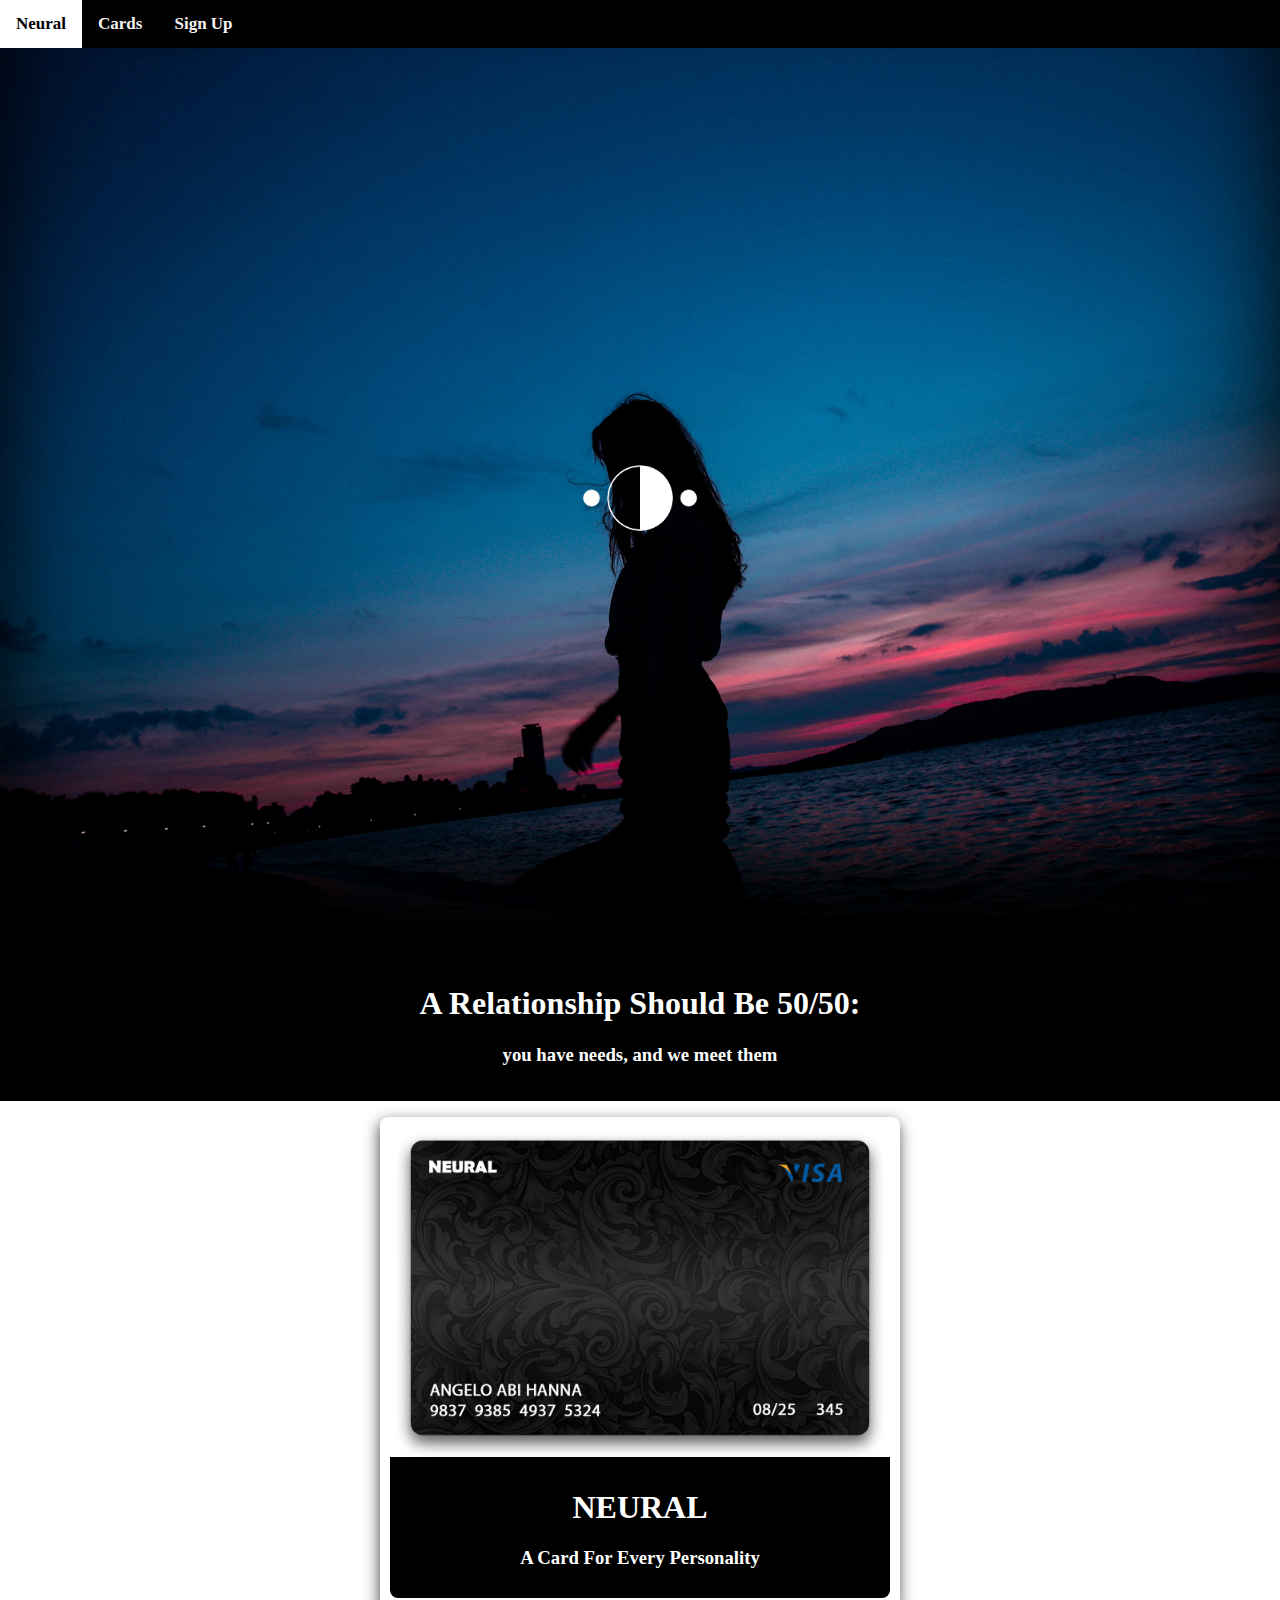
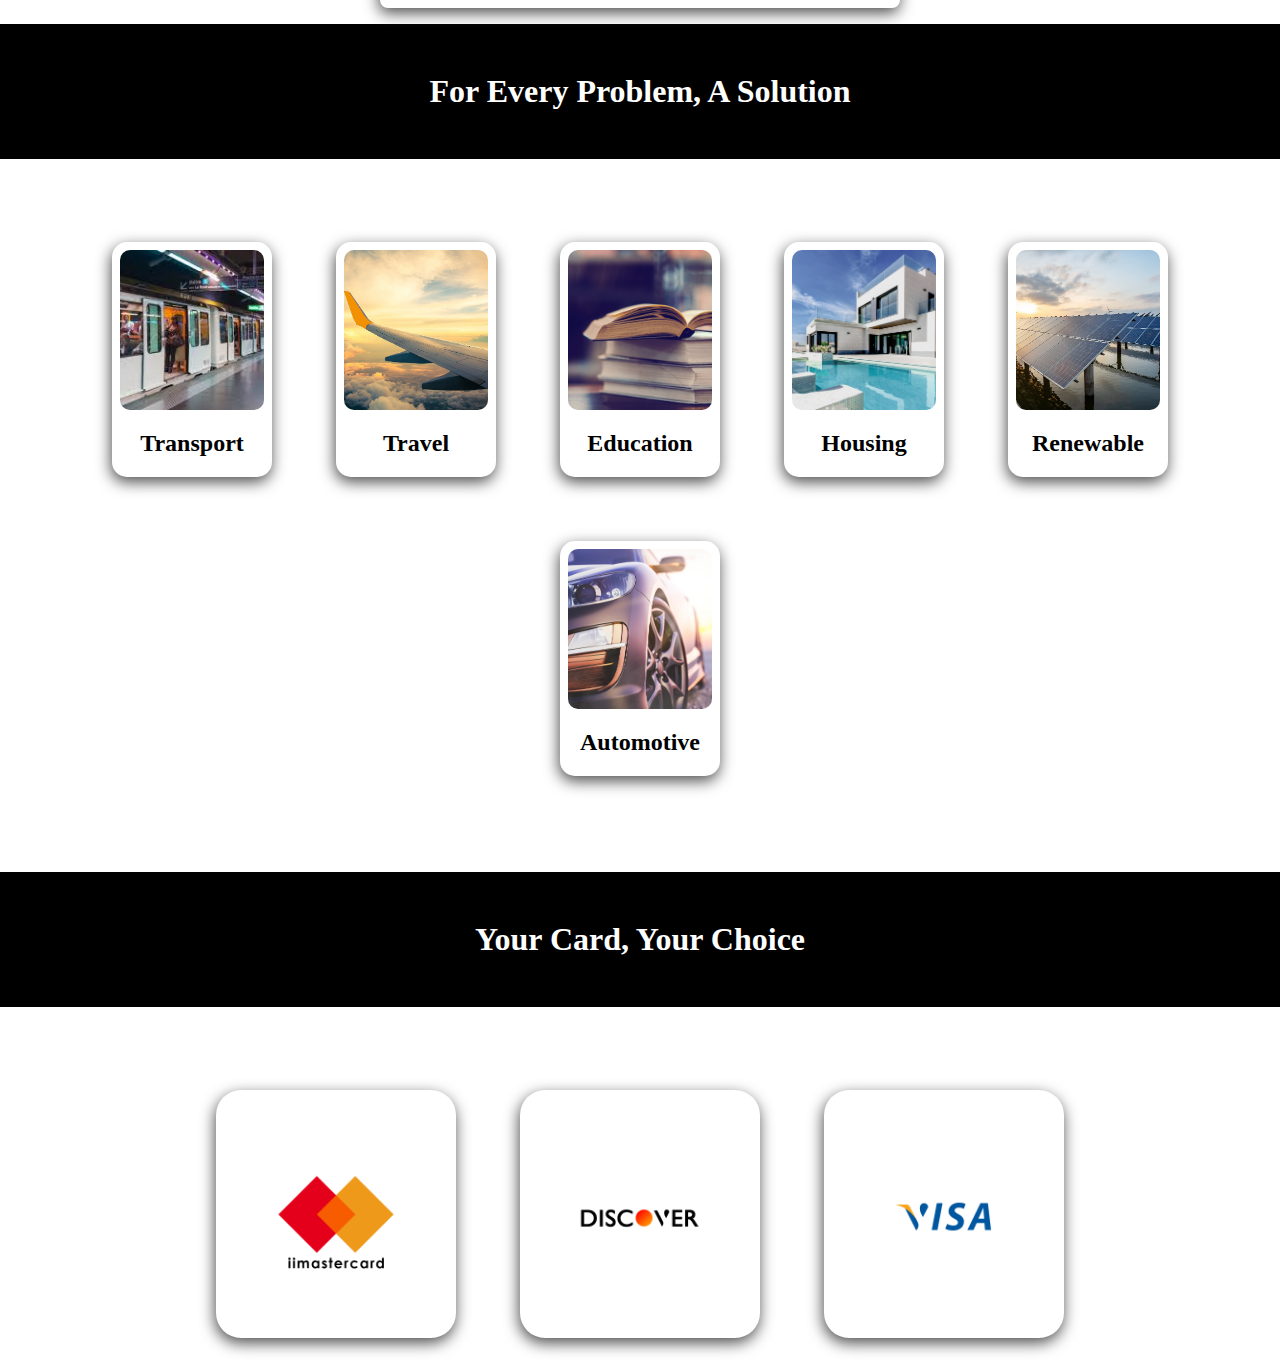
<file: index.html>
<!DOCTYPE html>

<html>
<head>
    <meta charset="UTF-8">
    <meta http-equiv="X-UA-Compatible" content="IE=edge">
    <meta name="viewport" content="width=device-width, initial-scale=1.0">
    <link rel="stylesheet" href="style.css">
    <link rel="icon" type="image/x-icon" href="assets/black.png">
    <title>NEURAL</title>
</head>

<body>
    <div class="topnav">
        <a class="active" href="index.html">Neural</a>
        <a href="cards.html">Cards</a>
        <a href="signup.html">Sign Up</a>
    </div>

    <div class="header">
        <img src="assets/black.png" alt="logo" class="light">
    </div>

    <div class="t1">
        <h1>A Relationship Should Be 50/50:</h1>
        <h3>you have needs, and we meet them</h3>
    </div>

    <div class="division">
        <div class="container2">
            <div class="wrapper">
                <img src="assets/1.png" class="slide">
                <img src="assets/2.png" class="slide">
                <img src="assets/33.png" class="slide">
                <img src="assets/4.png" class="slide">
                <img src="assets/1.png" class="slide">
            </div>
            <div class="t3">
                <h1 id="titles">NEURAL</h1>
                <h3>A Card For Every Personality</h3>
            </div>
        </div>
    </div>

    <div class="info">
        <h1>For Every Problem, A Solution</h1>
    </div>

    <div class="options">
        <div class="container">
            <img src="assets/1.jpg" alt="logo" class="item">
            <h2>Transport</h2>
        </div>
        <div class="container">
            <img src="assets/2.jpg" alt="logo" class="item">
            <h2>Travel</h2>
        </div>
        <div class="container">
            <img src="assets/3.png" alt="logo" class="item">
            <h2>Education</h2>
        </div>
        <div class="container">
            <img src="assets/4.jpg" alt="logo" class="item">
            <h2>Housing</h2>
        </div>
        <div class="container">
            <img src="assets/5.jpg" alt="logo" class="item">
            <h2>Renewable</h2>
        </div>
        <div class="container">
            <img src="assets/6.jpg" alt="logo" class="item">
            <h2>Automotive</h2>
        </div>
    </div>

    <div class="info2">
        <h1>Your Card, Your Choice</h1>
    </div>

    <div class="options">
        <div class="container3">
            <img src="assets/111.png" alt="logo" class="item2">
        </div>
        <div class="container3">
            <img src="assets/222.png" alt="logo" class="item2">
        </div>
        <div class="container3">
            <img src="assets/333.png" alt="logo" class="item2">
        </div>
    </div>

</body>
</html>
</file>
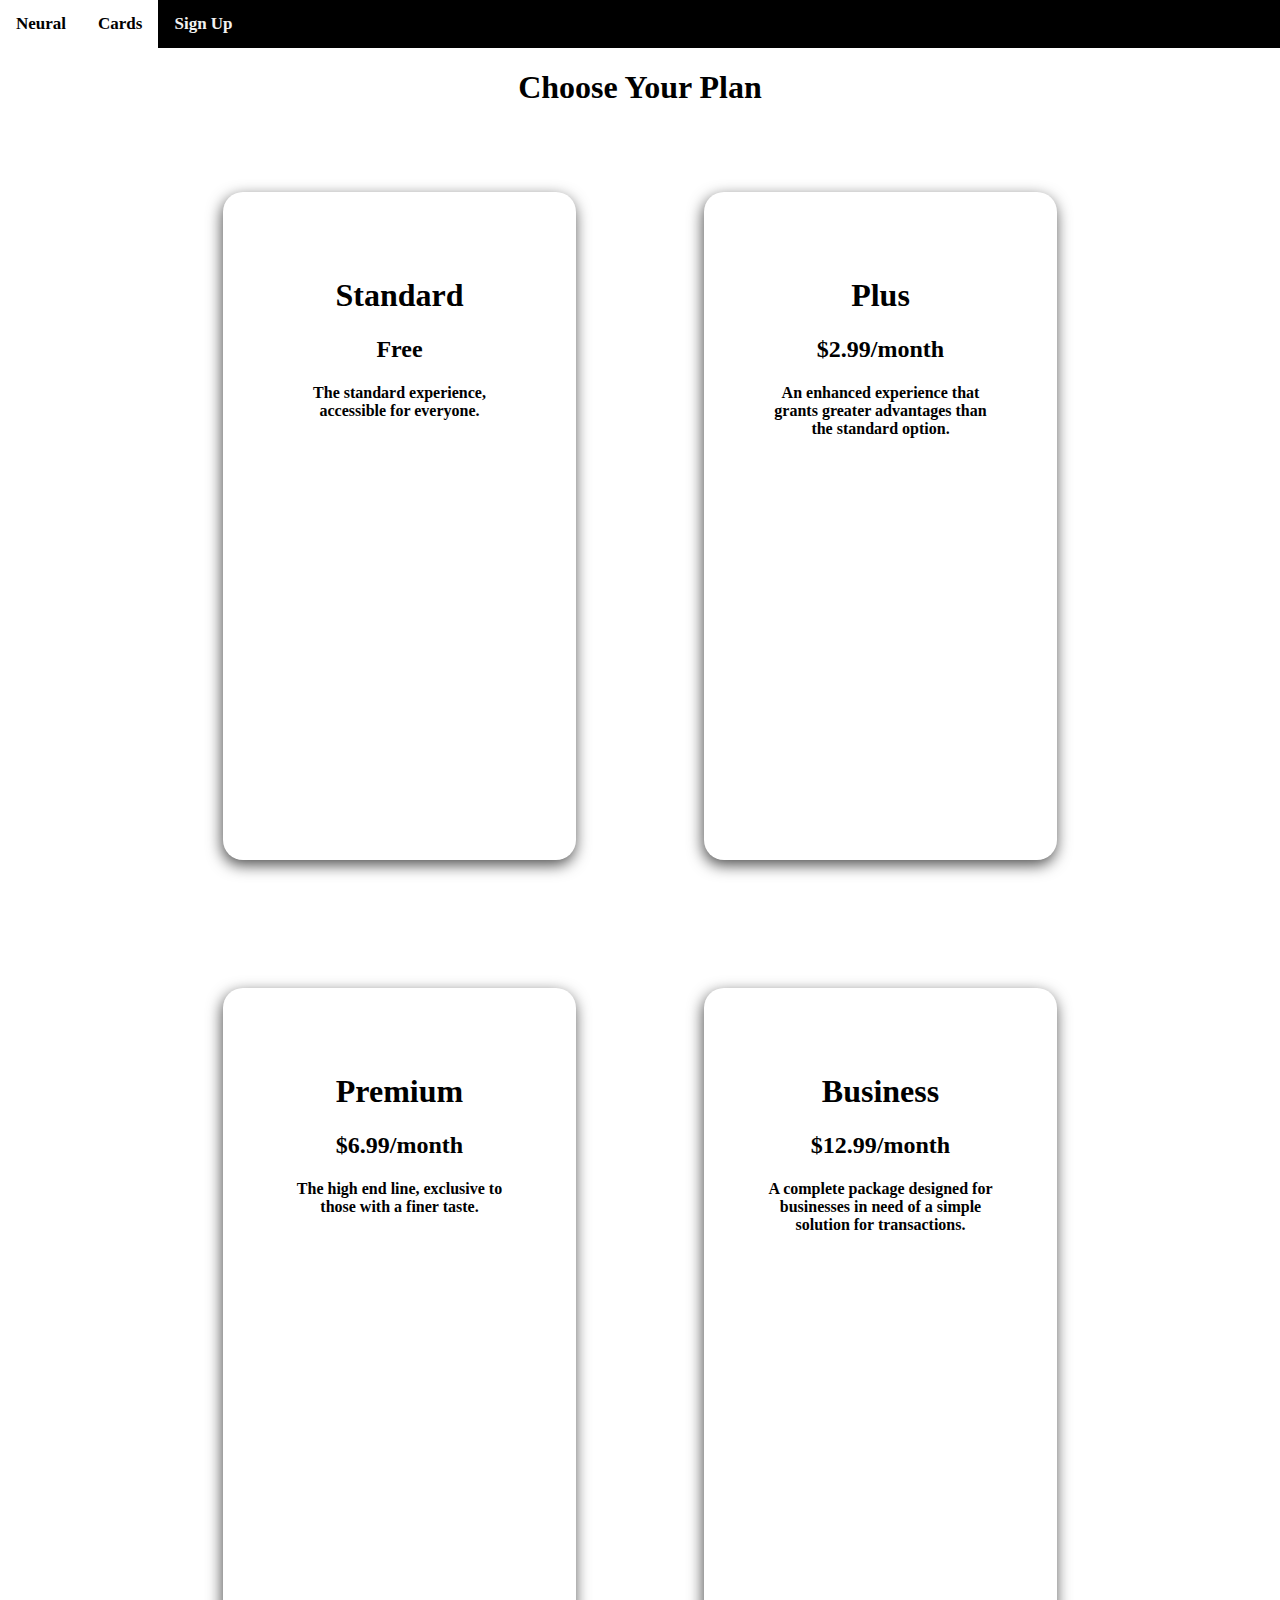
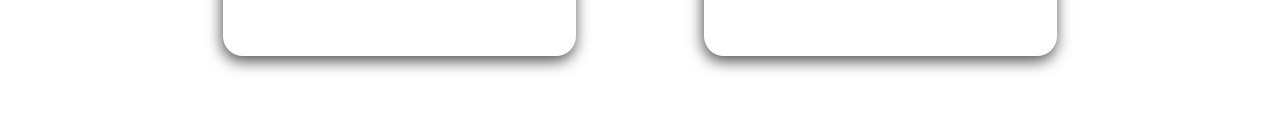
<file: cards.html>
<!DOCTYPE html>
<html lang="en">
<head>
    <meta charset="UTF-8">
    <meta http-equiv="X-UA-Compatible" content="IE=edge">
    <meta name="viewport" content="width=device-width, initial-scale=1.0">
    <link rel="stylesheet" href="style.css">
    <link rel="icon" type="image/x-icon" href="assets/black.png">
    <title>Cards</title>
</head>

<body class="cardbody">
    <div class="topnav">
        <a href="index.html">Neural</a>
        <a class="active" href="cards.html">Cards</a>
        <a href="signup.html">Sign Up</a>
    </div>
 
    <h1>Choose Your Plan</h1>

    <div class="cards">
        <div class="card" onclick="location.href='signup.html';">
            <h1>Standard</h1>
            <h2>Free</h2>
            <h4>The standard experience, accessible for everyone.</h4>
        </div>
        <div class="card" onclick="location.href='signup.html';">
            <h1>Plus</h1>
            <h2>$2.99/month</h2>
            <h4>An enhanced experience that grants greater advantages than the standard option.</h4>
            </div>
        <div class="card" onclick="location.href='signup.html';">
            <h1>Premium</h1>
            <h2>$6.99/month</h2>
            <h4>The high end line, exclusive to those with a finer taste.</h4>       
        </div>
        <div class="card" onclick="location.href='signup.html';">
            <h1>Business</h1>
            <h2>$12.99/month</h2>
            <h4>A complete package designed for businesses in need of a simple solution for transactions.</h4>       
        </div>
    </div>

</body>
</html>
</file>
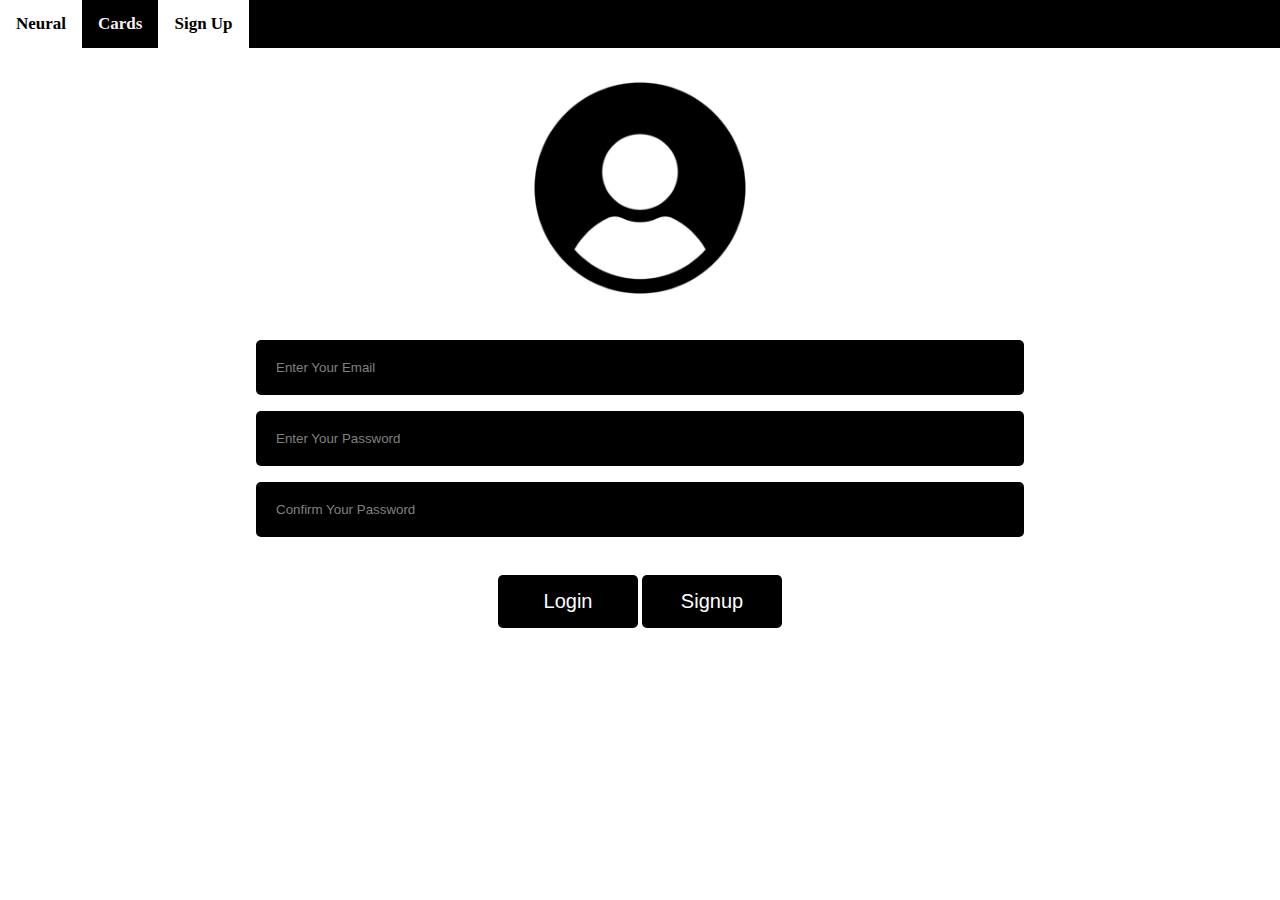
<file: signup.html>
<!DOCTYPE html>
<html lang="en">
<head>
    <meta charset="UTF-8">
    <meta http-equiv="X-UA-Compatible" content="IE=edge">
    <meta name="viewport" content="width=device-width, initial-scale=1.0">
    <link rel="stylesheet" href="style.css">
    <link rel="icon" type="image/x-icon" href="assets/black.png">
    <title>Sign Up</title>
</head>

<body>
    <div class="topnav">
        <a href="index.html">Neural</a>
        <a href="cards.html">Cards</a>
        <a class="active" href="signup.html">Sign Up</a>
    </div>

    <center>
        <img src="assets/user.png" class="user">
        <div>
            <input type="text" placeholder="Enter Your Email">
            <input type="password" placeholder="Enter Your Password">
            <input type="password" placeholder="Confirm Your Password">
        </div>
        <div>
            <button class="button">Login</button>
            <button class="button">Signup</button>
        </div>
    </center>

</body>
</html>
</file>
<file: style.css>
body {
    width: 100%;
    height: 100%;
    margin: 0;
    padding: 0;
    overflow-y: scroll;
    -ms-overflow-style: none;  /* IE and Edge */
    scrollbar-width: none;  /* Firefox */
}

body::-webkit-scrollbar {
    display: none;
}

.topnav {
    overflow: hidden;
    background-color: rgb(0, 0, 0);
}
  
  .topnav a {
    float: left;
    color: #f2f2f2;
    text-align: center;
    padding: 14px 16px;
    text-decoration: none;
    font-family: "tahoma";
    font-size: 17px;
    font-weight: bold;
  }
  
  .topnav a:hover {
    background-color: rgb(255, 255, 255);
    font-family: "tahoma";
    color: black;
  }
  
  .topnav a.active {
    background-color: #ffffff;
    font-family: "tahoma";
    color: rgb(0, 0, 0);
  }

.header {
    width: 100%;
    height: 100vh;
    margin: 0;
    background-size: cover;
    background-position: bottom;
    background-image: url('assets/aa.jpg');
    display: flex;
    justify-content: center;
    align-items: center;
    -moz-box-shadow:    inset  0 -100px 100px -10px rgb(0, 0, 0);
    -webkit-box-shadow: inset  0 -100px 100px -10px rgb(0, 0, 0);
    box-shadow:         inset  0 -100px 100px -10px rgb(0, 0, 0);
}

.light {
    filter: invert(1);
    width: 9em;
}

.t1 {
    padding: 1em;
    text-align: center;
    font-family: "trebuchet ms";
    background-color: black;
    color:#ffffff;
}

.t3 {
    padding: 10px;
    text-align: center;
    font-family: "trebuchet ms";
    background-color: black;
    color:#ffffff;
    border-radius: 0 0 8px 8px;
}

.t2 {
    text-align: center;
    font-family: "impact";
}

#titles {
    font-family: "tahoma";
}

.item {
    margin-top: 0.5em;
    height: 10em;
    width: 90%;
    border-radius: 10px;
    object-fit: cover; 
}

.container {
    border-radius: 15px;
    box-shadow: -1px 5px 15px rgb(77, 77, 77);
    display: flex;
    flex-wrap: wrap;
    justify-content: center;
    align-items: center;
    font-family: "trebuchet ms";
    width: 10em;
    margin: 2em;
}

  .container:hover {
    transform: scale(1.1);
    transition-duration: 0.1s;
    background-color: #000000;
    color: white;
    box-shadow: none;
  }

  .container:active {
    transform: scale(1);
    background-color: #ffffff;
    box-shadow: -1px 5px 15px rgb(77, 77, 77);
    color: rgb(0, 0, 0);
  }

.division {
    width: 100%;
    height: auto;
    position: relative;
    display: flex;
    justify-content: center;
    align-items: center;
}

.container2 {
    margin: 1em;
    width: 500px;
    overflow: hidden;
    background-color: #ffffff;
    border: 10px solid #ffffff;
    border-radius: 8px;
    box-shadow: -1px 5px 15px rgb(77, 77, 77);
}

.slide {
    width: 100%;
}

.wrapper{
    width: 100%;
    display: flex;
    animation: slide 16s infinite;
}

@keyframes slide{
    0%{
        transform: translateX(0);
    }
    25%{
        transform: translateX(-100%);
    }
    30%{
        transform: translateX(-100%);
    }
    50%{
        transform: translateX(-200%);
    }
    55%{
        transform: translateX(-200%);
    }
    75%{
        transform: translateX(-300%);
    }
    80%{
        transform: translateX(-300%);
    }
    100%{
        transform: translateX(-400%);
    }
}

.options {
    margin-top: 4%;
    display: flex;
    flex-wrap: wrap;
    justify-content: center;
    align-items: center;
}

.info {
    display: flex;
    justify-content: center;
    align-items: center;
    width: 100%;
    height: 15vh;
    text-align: center;
    background-color: black;
    color: #ffffff;
    font-family: "trebuchet ms";
}

.info2 {
    margin-top: 5%;
    display: flex;
    justify-content: center;
    align-items: center;
    width: 100%;
    height: 15vh;
    text-align: center;
    background-color: black;
    color: #ffffff;
    font-family: "trebuchet ms";
}

.item2 {
    margin-top: 0.5em;
    height: 15em;
    width: 15em;
    border-radius: 20px 20px 0 0;
    object-fit: cover; 
}

.container3 {
    border-radius: 25px;
    box-shadow: -1px 5px 15px rgb(77, 77, 77);
    display: flex;
    flex-wrap: wrap;
    justify-content: center;
    align-items: center;
    font-family: "trebuchet ms";
    width: 15em;
    margin: 2em;
}

  .container3:hover {
    transform: scale(1.1);
    transition-duration: 0.1s;
    background-color: #000000;
    color: white;
    box-shadow: none;
  }

  .container3:active {
    transform: scale(1);
    transition-duration: 0.1s;
    background-color: #ffffff;
    color: rgb(0, 0, 0);
    box-shadow: -1px 5px 15px rgb(77, 77, 77);
  }

.cards {
    display: flex;
    flex-wrap: wrap;
    justify-content: center;
    align-items: center;
    width: 100%;
}

.card {
    font-family: "trebuchet ms";
    padding: 5%;
    margin: 5%;
    text-align: center;
    height: 60vh;
    background-color: #ffffff;
    width: 25vh;
    border-radius: 20px;
    color: #000000;
    box-shadow: -1px 5px 15px rgb(77, 77, 77);
}
  .card:hover {
    transform: scale(1.05);
    transition-duration: 0.1s;
  }

  .card:active {
    transform: scale(1);
    transition-duration: 0.1s;
  }

.cardbody {
    font-family: "trebuchet ms";
    text-align: center;
}

input[type=text],[type=password] {
    width: 60%;
    padding: 20px 20px;
    margin: 8px 0;
    box-sizing: border-box;
    border: none;
    background-color: black;
    border-radius: 5px;
    color: white;
    text-decoration: none;
  }
  
  input::placeholder { /* Chrome, Firefox, Opera, Safari 10.1+ */
    color: grey;
    opacity: 1; /* Firefox */
  }
  
  :-ms-input-placeholder { /* Internet Explorer 10-11 */
    color: grey;
  }

.user {
    margin: 20px;
    width: 15em;
}

.button {
    margin-top: 30px;
    border-radius: 5px;
    background-color: #000000;
    color: #ffffff;
    padding: 15px;
    font-size: 20px;
    width: 7em;
    text-align: center;
    overflow: hidden;
    cursor: pointer;
    border: none;
  }
  
  .button:hover {
    background-color: #7c7c7c;
    transition: 0.2s;
  }
</file>
